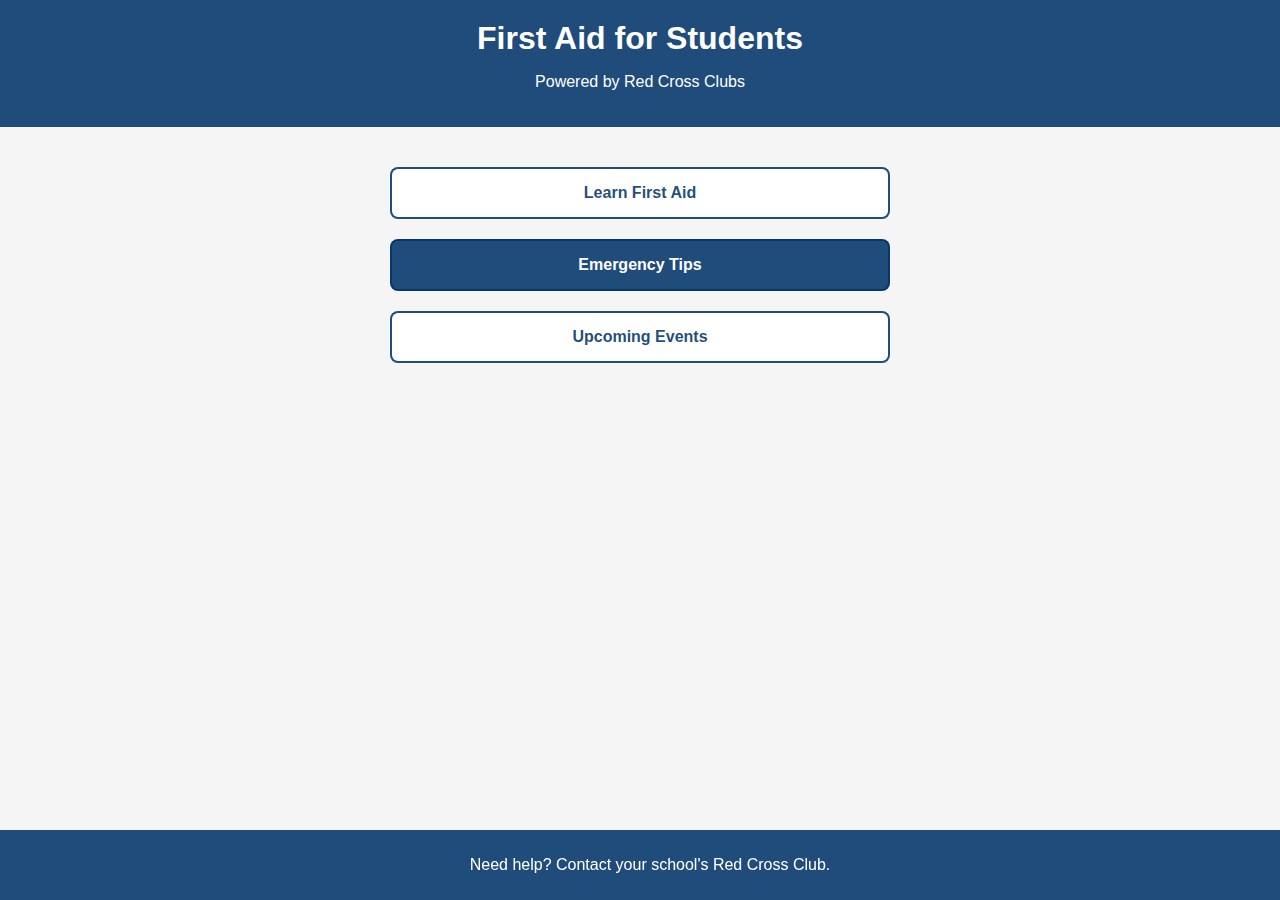
<file: index.html>
<!DOCTYPE html>
<html lang="en">
<head>
  <meta charset="UTF-8">
  <meta name="viewport" content="width=device-width, initial-scale=1.0">
  <title>First Aid for Students</title>

  <link rel="stylesheet" href="index.css">
</head>
<body>
  <!-- Header with Red Cross colors -->
  <header>
    <h1>First Aid for Students</h1>
    <p>Powered by Red Cross Clubs</p>
  </header>

  <!-- Main Buttons -->
  <div class="button-container">
    <a href="learn.html" class="btn">Learn First Aid</a>
    <a href="emergency.html" class="btn emergency-btn">Emergency Tips</a>
    <a href="events.html" class="btn">Upcoming Events</a>
  </div>

  <!-- Footer -->
  <footer>
    <p>Need help? Contact your school's Red Cross Club.</p>
  </footer>
</body>
</html>
</file>
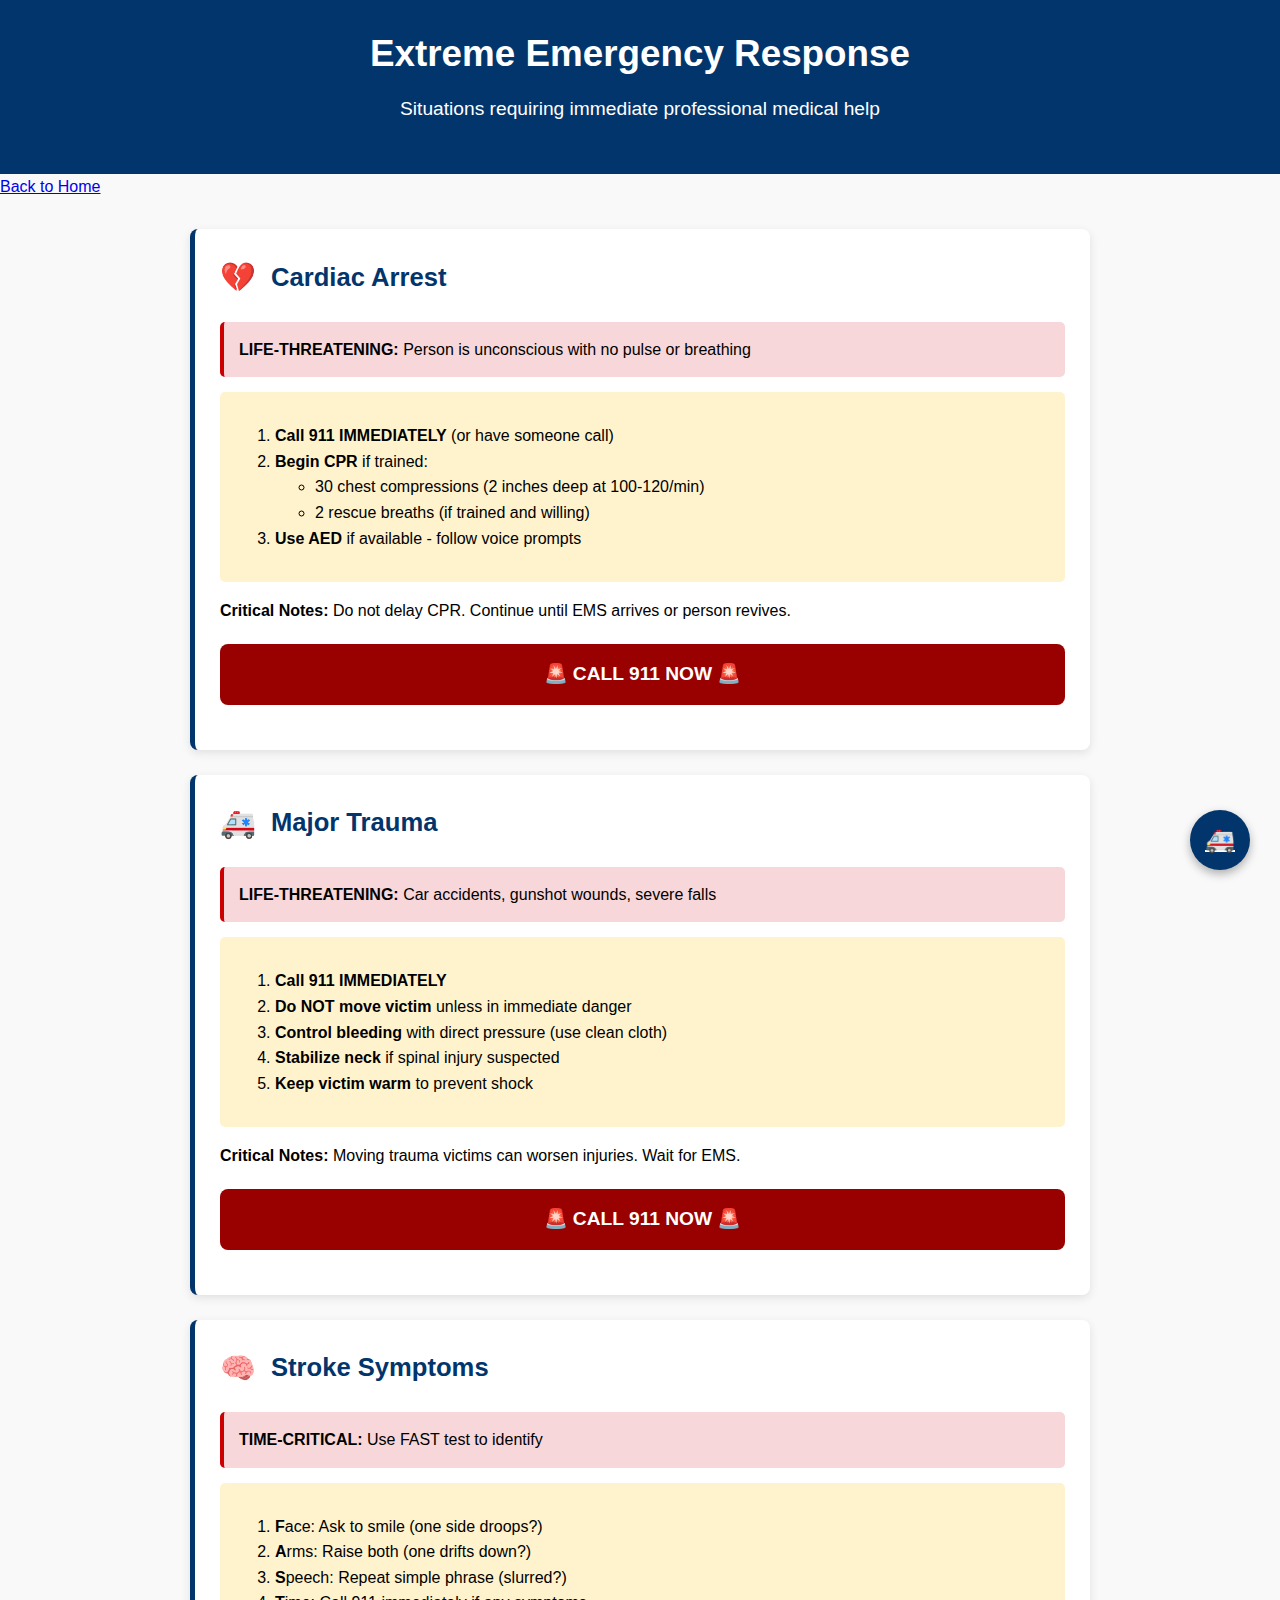
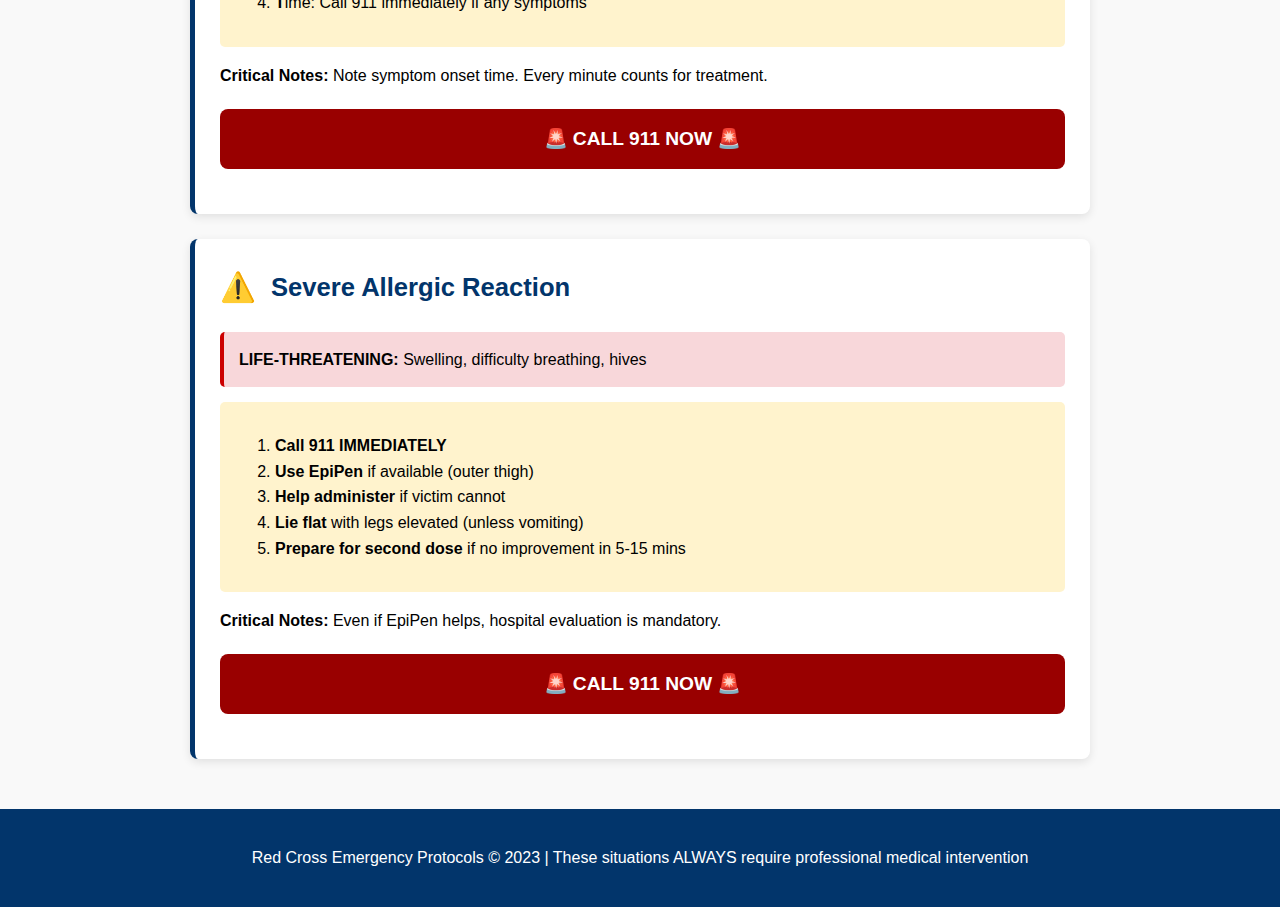
<file: emergency.html>
<!DOCTYPE html>
<html lang="en">
<head>
    <meta charset="UTF-8">
    <meta name="viewport" content="width=device-width, initial-scale=1.0">
    <title>Emergency Response | Red Cross</title>
    <link rel="stylesheet" href="emergency.css">
</head>
<body>
    
    <header class="emergency-header">
        <h1>Extreme Emergency Response</h1>
        <p class="emergency-subtitle">Situations requiring immediate professional medical help</p>
    </header>
    <div class="back-btn">
        <a href="index.html">Back to Home</a>
    </div>

    <div class="emergency-container">
        <!-- Cardiac Arrest -->
        <div class="emergency-card">
            <h2><span class="emergency-icon">💔</span> Cardiac Arrest</h2>
            <div class="warning">
                <strong>LIFE-THREATENING:</strong> Person is unconscious with no pulse or breathing
            </div>
            <div class="action-steps">
                <ol>
                    <li><strong>Call 911 IMMEDIATELY</strong> (or have someone call)</li>
                    <li><strong>Begin CPR</strong> if trained:
                        <ul>
                            <li>30 chest compressions (2 inches deep at 100-120/min)</li>
                            <li>2 rescue breaths (if trained and willing)</li>
                        </ul>
                    </li>
                    <li><strong>Use AED</strong> if available - follow voice prompts</li>
                </ol>
            </div>
            <p><strong>Critical Notes:</strong> Do not delay CPR. Continue until EMS arrives or person revives.</p>
            <a href="tel:911" class="call-911-btn">🚨 CALL 911 NOW 🚨</a>
        </div>
        
        <!-- Severe Trauma -->
        <div class="emergency-card">
            <h2><span class="emergency-icon">🚑</span> Major Trauma</h2>
            <div class="warning">
                <strong>LIFE-THREATENING:</strong> Car accidents, gunshot wounds, severe falls
            </div>
            <div class="action-steps">
                <ol>
                    <li><strong>Call 911 IMMEDIATELY</strong></li>
                    <li><strong>Do NOT move victim</strong> unless in immediate danger</li>
                    <li><strong>Control bleeding</strong> with direct pressure (use clean cloth)</li>
                    <li><strong>Stabilize neck</strong> if spinal injury suspected</li>
                    <li><strong>Keep victim warm</strong> to prevent shock</li>
                </ol>
            </div>
            <p><strong>Critical Notes:</strong> Moving trauma victims can worsen injuries. Wait for EMS.</p>
            <a href="tel:911" class="call-911-btn">🚨 CALL 911 NOW 🚨</a>
        </div>
        
        <!-- Stroke -->
        <div class="emergency-card">
            <h2><span class="emergency-icon">🧠</span> Stroke Symptoms</h2>
            <div class="warning">
                <strong>TIME-CRITICAL:</strong> Use FAST test to identify
            </div>
            <div class="action-steps">
                <ol>
                    <li><strong>F</strong>ace: Ask to smile (one side droops?)</li>
                    <li><strong>A</strong>rms: Raise both (one drifts down?)</li>
                    <li><strong>S</strong>peech: Repeat simple phrase (slurred?)</li>
                    <li><strong>T</strong>ime: Call 911 immediately if any symptoms</li>
                </ol>
            </div>
            <p><strong>Critical Notes:</strong> Note symptom onset time. Every minute counts for treatment.</p>
            <a href="tel:911" class="call-911-btn">🚨 CALL 911 NOW 🚨</a>
        </div>
        
        <!-- Anaphylaxis -->
        <div class="emergency-card">
            <h2><span class="emergency-icon">⚠️</span> Severe Allergic Reaction</h2>
            <div class="warning">
                <strong>LIFE-THREATENING:</strong> Swelling, difficulty breathing, hives
            </div>
            <div class="action-steps">
                <ol>
                    <li><strong>Call 911 IMMEDIATELY</strong></li>
                    <li><strong>Use EpiPen</strong> if available (outer thigh)</li>
                    <li><strong>Help administer</strong> if victim cannot</li>
                    <li><strong>Lie flat</strong> with legs elevated (unless vomiting)</li>
                    <li><strong>Prepare for second dose</strong> if no improvement in 5-15 mins</li>
                </ol>
            </div>
            <p><strong>Critical Notes:</strong> Even if EpiPen helps, hospital evaluation is mandatory.</p>
            <a href="tel:911" class="call-911-btn">🚨 CALL 911 NOW 🚨</a>
        </div>
    </div>

    <a href="tel:911" class="floating-emergency" title="Call Emergency Services">🚑</a>

    <footer>
        <p>Red Cross Emergency Protocols © 2023 | These situations ALWAYS require professional medical intervention</p>
    </footer>

    <script>
        // Make emergency buttons more prominent
        document.querySelectorAll('.call-911-btn').forEach(btn => {
            btn.addEventListener('click', function() {
                if(confirm("Are you sure you want to call 911?")) {
                    window.location.href = "tel:911";
                }
            });
        });
        
        // Pulsing animation for emergency button
        const emergencyBtn = document.querySelector('.floating-emergency');
        emergencyBtn.addEventListener('mouseenter', () => {
            emergencyBtn.style.animation = 'none';
            emergencyBtn.style.transform = 'scale(1.2)';
        });
        
        emergencyBtn.addEventListener('mouseleave', () => {
            emergencyBtn.style.animation = 'pulse 1.5s infinite';
        });
    </script>
</body>
</html>
</file>
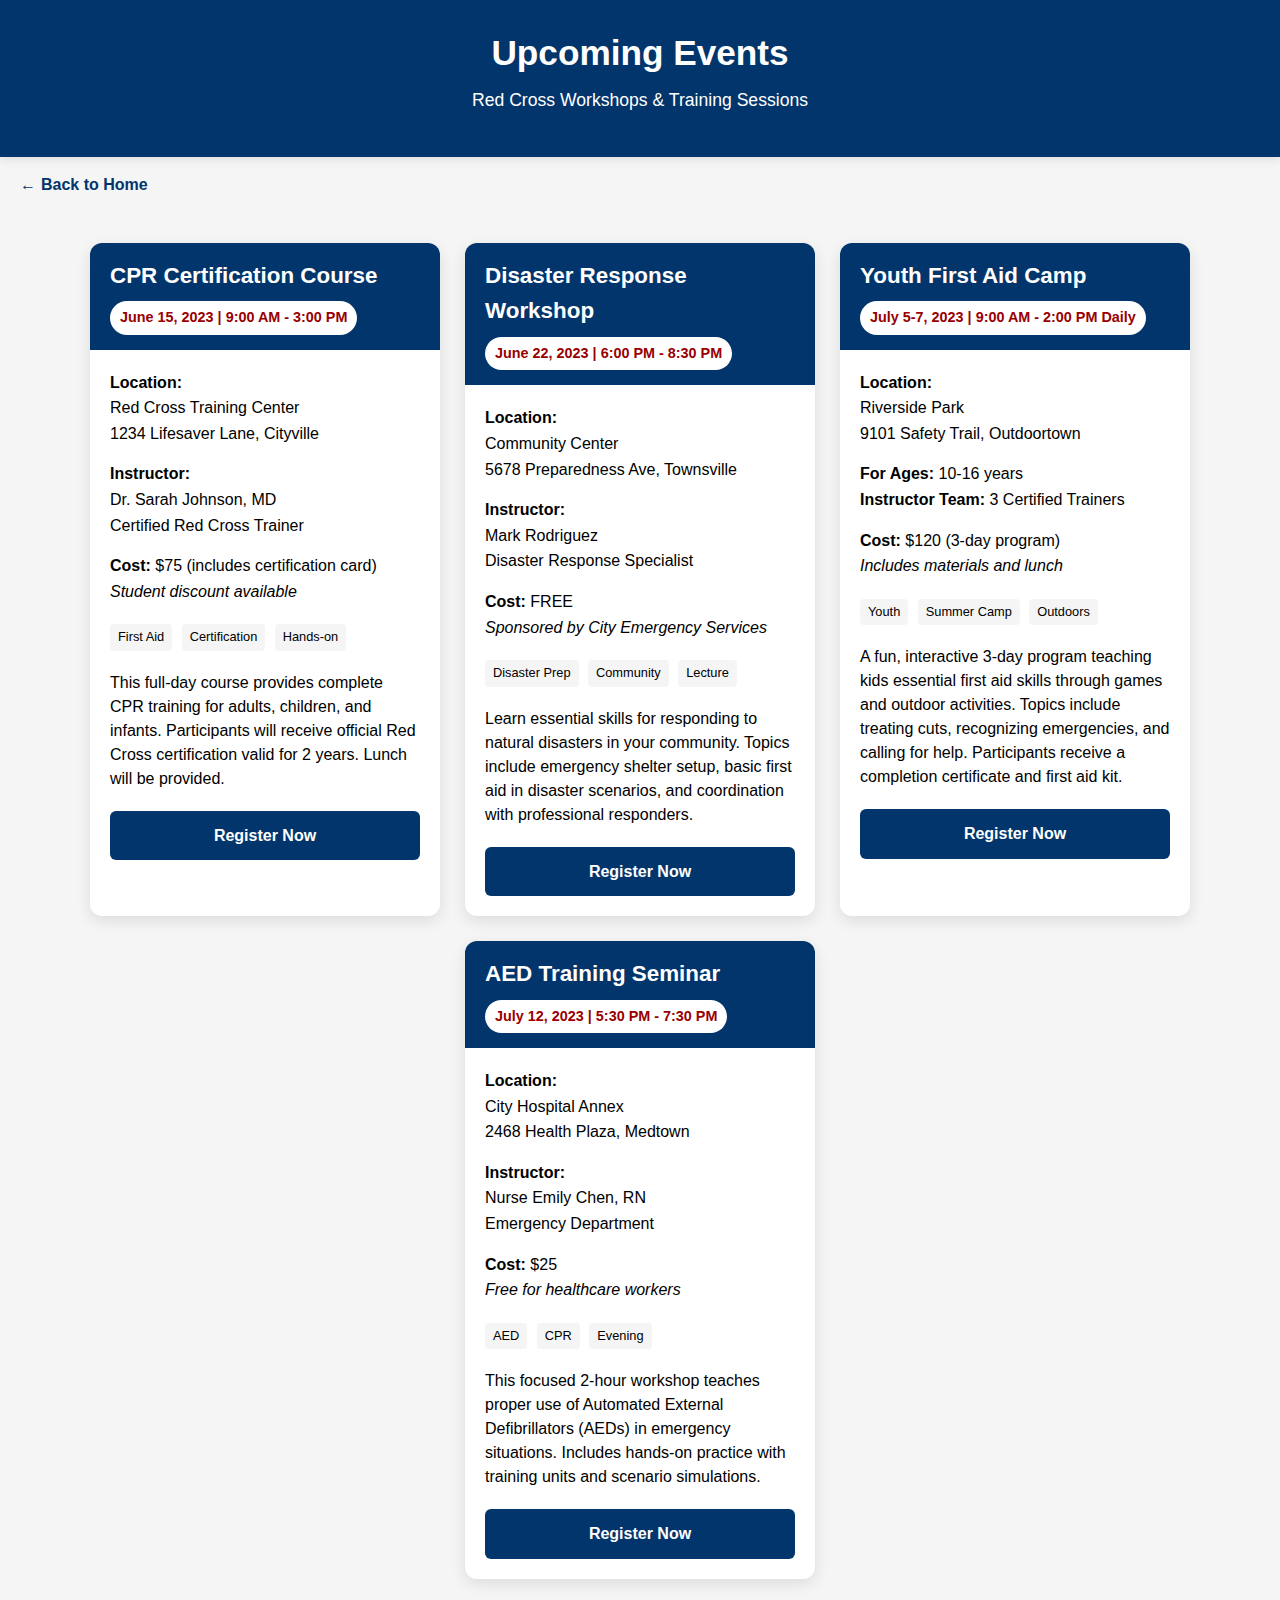
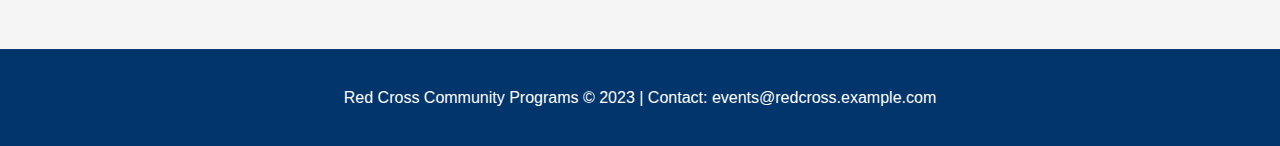
<file: events.html>
<!DOCTYPE html>
<html lang="en">
<head>
    <meta charset="UTF-8">
    <meta name="viewport" content="width=device-width, initial-scale=1.0">
    <title>Upcoming Events | Red Cross</title>
    <link rel="stylesheet" href="events.css">
</head>
<body>
    <header>
        <h1>Upcoming Events</h1>
        <p class="subtitle">Red Cross Workshops & Training Sessions</p>
    </header>

    <div class="back-btn">
        <a href="index.html">Back to Home</a>
    </div>

    <div class="events-container">
        <!-- Event Card 1 -->
        <div class="event-card">
            <div class="event-header">
                <h2 class="event-title">CPR Certification Course</h2>
                <span class="event-date">June 15, 2023 | 9:00 AM - 3:00 PM</span>
            </div>
            <div class="event-body">
                <div class="event-detail">
                    
                    <div>
                        <strong>Location:</strong><br>
                        Red Cross Training Center<br>
                        1234 Lifesaver Lane, Cityville
                    </div>
                </div>
                
                <div class="event-detail">
                    
                    <div>
                        <strong>Instructor:</strong><br>
                        Dr. Sarah Johnson, MD<br>
                        Certified Red Cross Trainer
                    </div>
                </div>
                
                <div class="event-detail">
                    
                    <div>
                        <strong>Cost:</strong> $75 (includes certification card)<br>
                        <em>Student discount available</em>
                    </div>
                </div>
                
                <div class="event-tags">
                    <span class="tag">First Aid</span>
                    <span class="tag">Certification</span>
                    <span class="tag">Hands-on</span>
                </div>
                
                <div class="event-description">
                    <p>This full-day course provides complete CPR training for adults, children, and infants. Participants will receive official Red Cross certification valid for 2 years. Lunch will be provided.</p>
                </div>
                
                <a href="#" class="register-btn">Register Now</a>
            </div>
        </div>
        
        <!-- Event Card 2 -->
        <div class="event-card">
            <div class="event-header">
                <h2 class="event-title">Disaster Response Workshop</h2>
                <span class="event-date">June 22, 2023 | 6:00 PM - 8:30 PM</span>
            </div>
            <div class="event-body">
                <div class="event-detail">
                   
                    <div>
                        <strong>Location:</strong><br>
                        Community Center<br>
                        5678 Preparedness Ave, Townsville
                    </div>
                </div>
                
                <div class="event-detail">
                   
                    <div>
                        <strong>Instructor:</strong><br>
                        Mark Rodriguez<br>
                        Disaster Response Specialist
                    </div>
                </div>
                
                <div class="event-detail">
                   
                    <div>
                        <strong>Cost:</strong> FREE<br>
                        <em>Sponsored by City Emergency Services</em>
                    </div>
                </div>
                
                <div class="event-tags">
                    <span class="tag">Disaster Prep</span>
                    <span class="tag">Community</span>
                    <span class="tag">Lecture</span>
                </div>
                
                <div class="event-description">
                    <p>Learn essential skills for responding to natural disasters in your community. Topics include emergency shelter setup, basic first aid in disaster scenarios, and coordination with professional responders.</p>
                </div>
                
                <a href="#" class="register-btn">Register Now</a>
            </div>
        </div>
        
        <!-- Event Card 3 -->
        <div class="event-card">
            <div class="event-header">
                <h2 class="event-title">Youth First Aid Camp</h2>
                <span class="event-date">July 5-7, 2023 | 9:00 AM - 2:00 PM Daily</span>
            </div>
            <div class="event-body">
                <div class="event-detail">
                   
                    <div>
                        <strong>Location:</strong><br>
                        Riverside Park<br>
                        9101 Safety Trail, Outdoortown
                    </div>
                </div>
                
                <div class="event-detail">
                   
                    <div>
                        <strong>For Ages:</strong> 10-16 years<br>
                        <strong>Instructor Team:</strong> 3 Certified Trainers
                    </div>
                </div>
                
                <div class="event-detail">
                    
                    <div>
                        <strong>Cost:</strong> $120 (3-day program)<br>
                        <em>Includes materials and lunch</em>
                    </div>
                </div>
                
                <div class="event-tags">
                    <span class="tag">Youth</span>
                    <span class="tag">Summer Camp</span>
                    <span class="tag">Outdoors</span>
                </div>
                
                <div class="event-description">
                    <p>A fun, interactive 3-day program teaching kids essential first aid skills through games and outdoor activities. Topics include treating cuts, recognizing emergencies, and calling for help. Participants receive a completion certificate and first aid kit.</p>
                </div>
                
                <a href="#" class="register-btn">Register Now</a>
            </div>
        </div>
        
        <!-- Event Card 4 -->
        <div class="event-card">
            <div class="event-header">
                <h2 class="event-title">AED Training Seminar</h2>
                <span class="event-date">July 12, 2023 | 5:30 PM - 7:30 PM</span>
            </div>
            <div class="event-body">
                <div class="event-detail">
                    
                    <div>
                        <strong>Location:</strong><br>
                        City Hospital Annex<br>
                        2468 Health Plaza, Medtown
                    </div>
                </div>
                
                <div class="event-detail">
                   
                    <div>
                        <strong>Instructor:</strong><br>
                        Nurse Emily Chen, RN<br>
                        Emergency Department
                    </div>
                </div>
                
                <div class="event-detail">
                   
                    <div>
                        <strong>Cost:</strong> $25<br>
                        <em>Free for healthcare workers</em>
                    </div>
                </div>
                
                <div class="event-tags">
                    <span class="tag">AED</span>
                    <span class="tag">CPR</span>
                    <span class="tag">Evening</span>
                </div>
                
                <div class="event-description">
                    <p>This focused 2-hour workshop teaches proper use of Automated External Defibrillators (AEDs) in emergency situations. Includes hands-on practice with training units and scenario simulations.</p>
                </div>
                
                <a href="#" class="register-btn">Register Now</a>
            </div>
        </div>
    </div>

    <footer>
        <p>Red Cross Community Programs © 2023 | Contact: events@redcross.example.com</p>
    </footer>
</body>
</html>
</file>
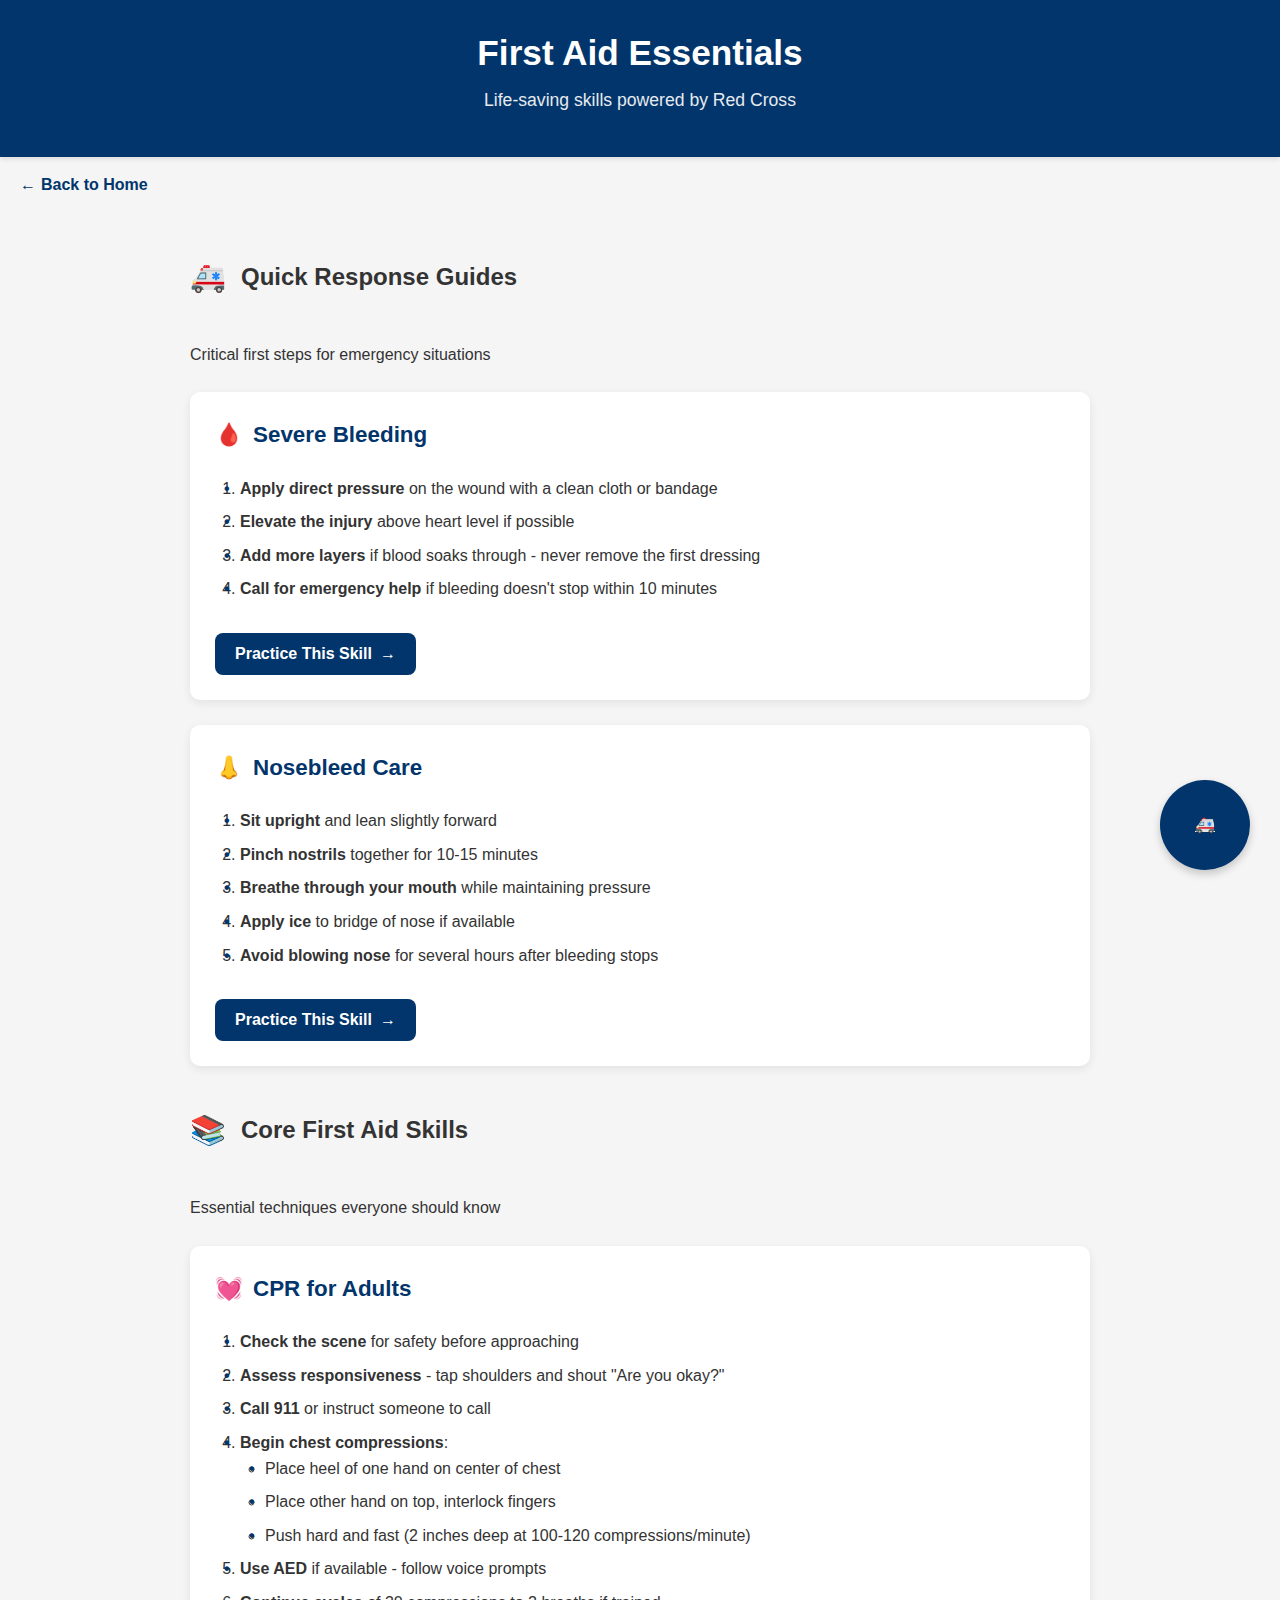
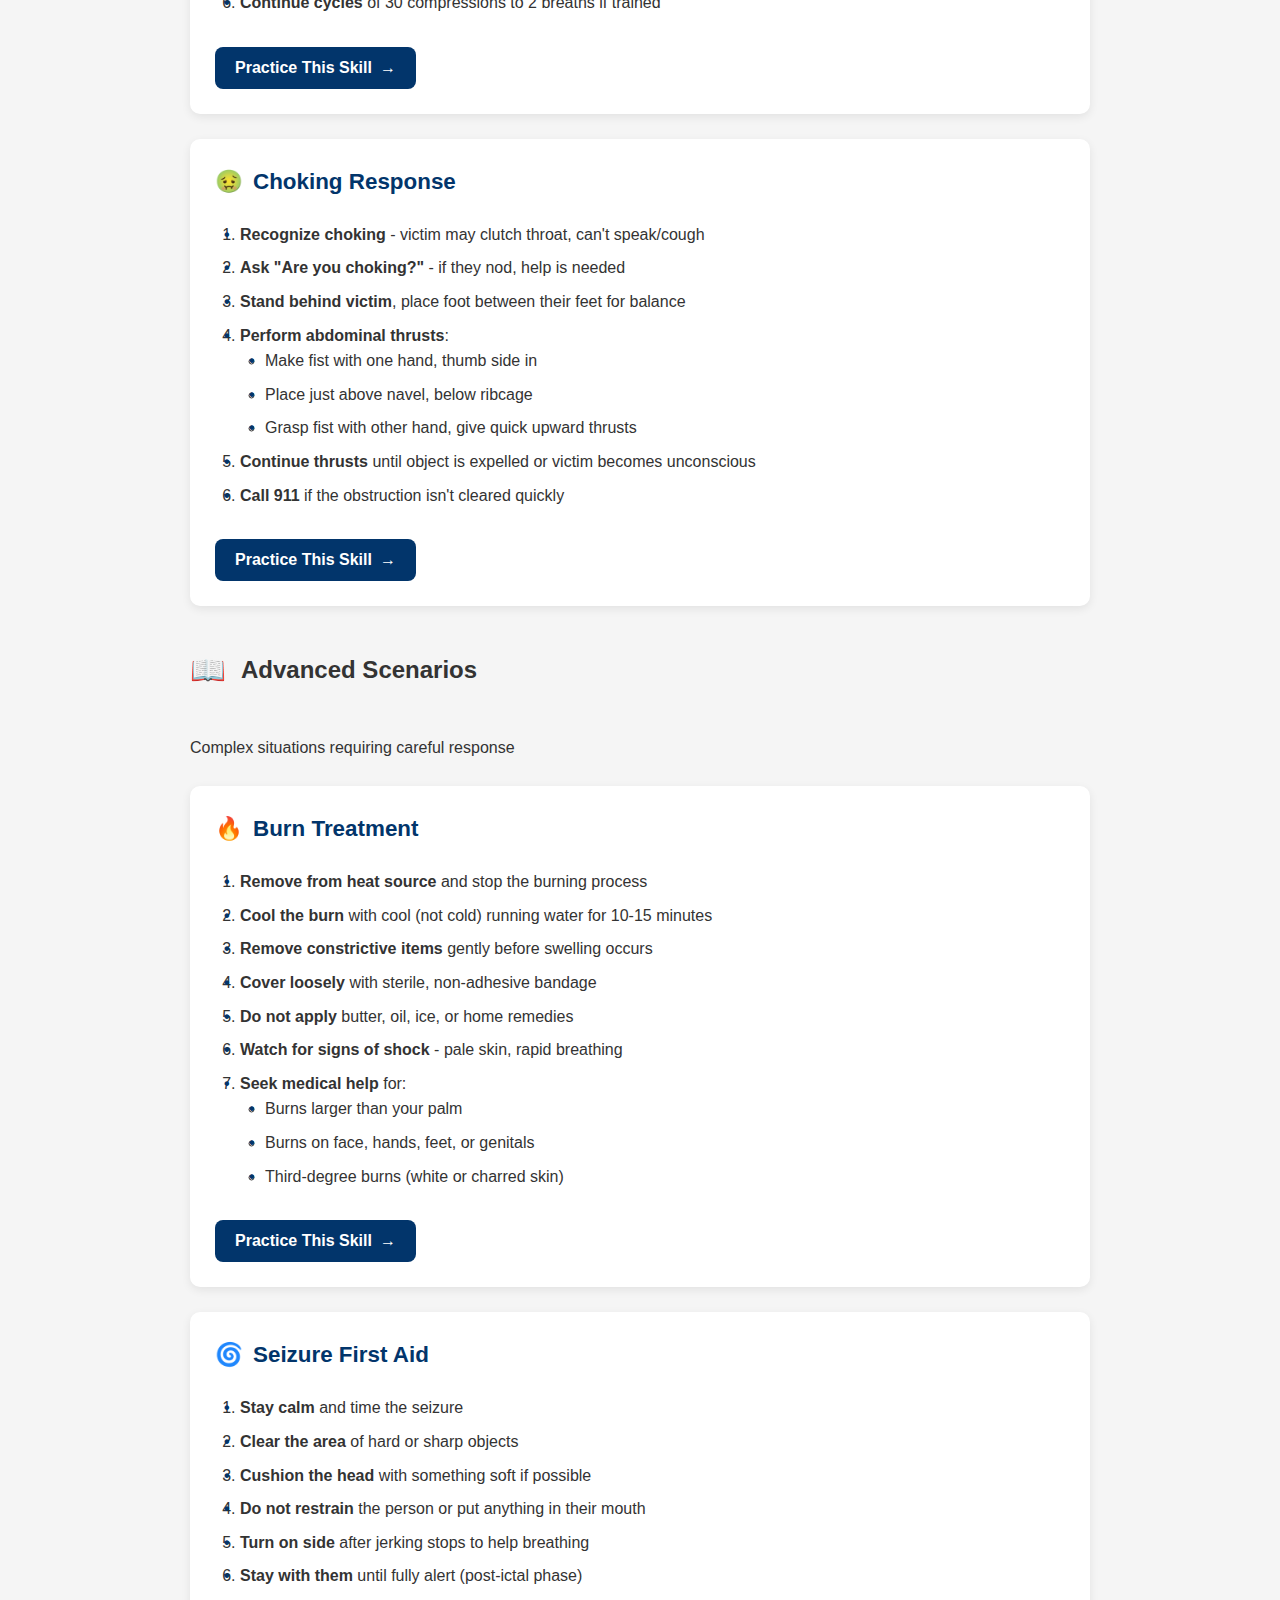
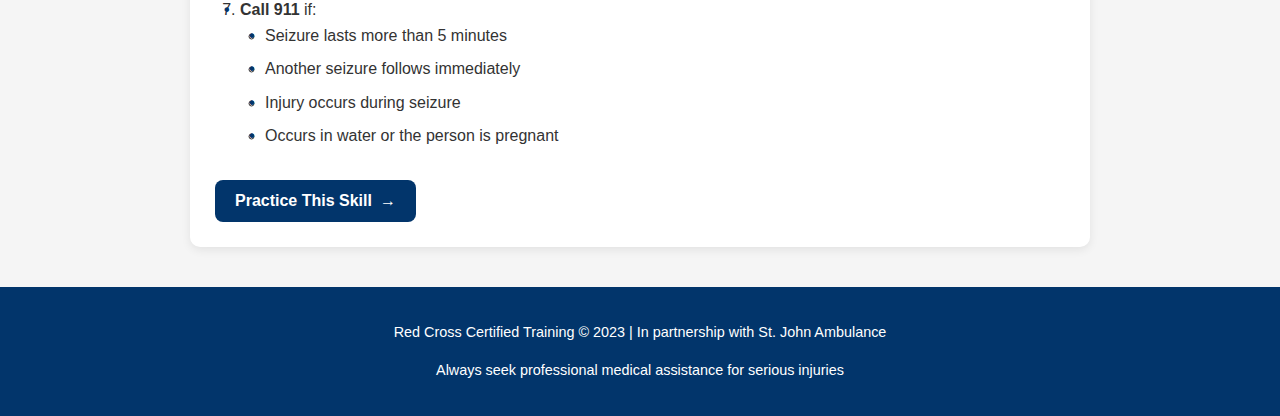
<file: learn.html>
<!DOCTYPE html>
<html lang="en">
<head>
    <meta charset="UTF-8">
    <meta name="viewport" content="width=device-width, initial-scale=1.0">
    <title>First Aid Essentials | Red Cross</title>
    <link rel="stylesheet" href="learn.css">
</head>
<body>
    <header>
        <h1>First Aid Essentials</h1>
        <p class="header-subtitle">Life-saving skills powered by Red Cross</p>
    </header>

    <div class="back-btn">
        <a href="index.html">Back to Home</a>
    </div>

    <div class="lesson-category">
        <div class="category-header">
            <span class="category-icon">🚑</span>
            <h2>Quick Response Guides</h2>
        </div>
        <p>Critical first steps for emergency situations</p>
        
        <div class="lesson-card">
            <h3><span class="lesson-icon">🩸</span> Severe Bleeding</h3>
            <ol>
                <li><strong>Apply direct pressure</strong> on the wound with a clean cloth or bandage</li>
                <li><strong>Elevate the injury</strong> above heart level if possible</li>
                <li><strong>Add more layers</strong> if blood soaks through - never remove the first dressing</li>
                <li><strong>Call for emergency help</strong> if bleeding doesn't stop within 10 minutes</li>
            </ol>
            <button class="btn">Practice This Skill</button>
        </div>
        
        <div class="lesson-card">
            <h3><span class="lesson-icon">👃</span> Nosebleed Care</h3>
            <ol>
                <li><strong>Sit upright</strong> and lean slightly forward</li>
                <li><strong>Pinch nostrils</strong> together for 10-15 minutes</li>
                <li><strong>Breathe through your mouth</strong> while maintaining pressure</li>
                <li><strong>Apply ice</strong> to bridge of nose if available</li>
                <li><strong>Avoid blowing nose</strong> for several hours after bleeding stops</li>
            </ol>
            <button class="btn">Practice This Skill</button>
        </div>
    </div>

    <div class="lesson-category">
        <div class="category-header">
            <span class="category-icon">📚</span>
            <h2>Core First Aid Skills</h2>
        </div>
        <p>Essential techniques everyone should know</p>
        
        <div class="lesson-card">
            <h3><span class="lesson-icon">💓</span> CPR for Adults</h3>
            <ol>
                <li><strong>Check the scene</strong> for safety before approaching</li>
                <li><strong>Assess responsiveness</strong> - tap shoulders and shout "Are you okay?"</li>
                <li><strong>Call 911</strong> or instruct someone to call</li>
                <li><strong>Begin chest compressions</strong>:
                    <ul>
                        <li>Place heel of one hand on center of chest</li>
                        <li>Place other hand on top, interlock fingers</li>
                        <li>Push hard and fast (2 inches deep at 100-120 compressions/minute)</li>
                    </ul>
                </li>
                <li><strong>Use AED</strong> if available - follow voice prompts</li>
                <li><strong>Continue cycles</strong> of 30 compressions to 2 breaths if trained</li>
            </ol>
            <button class="btn">Practice This Skill</button>
        </div>
        
        <div class="lesson-card">
            <h3><span class="lesson-icon">🤢</span> Choking Response</h3>
            <ol>
                <li><strong>Recognize choking</strong> - victim may clutch throat, can't speak/cough</li>
                <li><strong>Ask "Are you choking?"</strong> - if they nod, help is needed</li>
                <li><strong>Stand behind victim</strong>, place foot between their feet for balance</li>
                <li><strong>Perform abdominal thrusts</strong>:
                    <ul>
                        <li>Make fist with one hand, thumb side in</li>
                        <li>Place just above navel, below ribcage</li>
                        <li>Grasp fist with other hand, give quick upward thrusts</li>
                    </ul>
                </li>
                <li><strong>Continue thrusts</strong> until object is expelled or victim becomes unconscious</li>
                <li><strong>Call 911</strong> if the obstruction isn't cleared quickly</li>
            </ol>
            <button class="btn">Practice This Skill</button>
        </div>
    </div>
    
    <div class="lesson-category">
        <div class="category-header">
            <span class="category-icon">📖</span>
            <h2>Advanced Scenarios</h2>
        </div>
        <p>Complex situations requiring careful response</p>
        
        <div class="lesson-card">
            <h3><span class="lesson-icon">🔥</span> Burn Treatment</h3>
            <ol>
                <li><strong>Remove from heat source</strong> and stop the burning process</li>
                <li><strong>Cool the burn</strong> with cool (not cold) running water for 10-15 minutes</li>
                <li><strong>Remove constrictive items</strong> gently before swelling occurs</li>
                <li><strong>Cover loosely</strong> with sterile, non-adhesive bandage</li>
                <li><strong>Do not apply</strong> butter, oil, ice, or home remedies</li>
                <li><strong>Watch for signs of shock</strong> - pale skin, rapid breathing</li>
                <li><strong>Seek medical help</strong> for:
                    <ul>
                        <li>Burns larger than your palm</li>
                        <li>Burns on face, hands, feet, or genitals</li>
                        <li>Third-degree burns (white or charred skin)</li>
                    </ul>
                </li>
            </ol>
            <button class="btn">Practice This Skill</button>
        </div>
        
        <div class="lesson-card">
            <h3><span class="lesson-icon">🌀</span> Seizure First Aid</h3>
            <ol>
                <li><strong>Stay calm</strong> and time the seizure</li>
                <li><strong>Clear the area</strong> of hard or sharp objects</li>
                <li><strong>Cushion the head</strong> with something soft if possible</li>
                <li><strong>Do not restrain</strong> the person or put anything in their mouth</li>
                <li><strong>Turn on side</strong> after jerking stops to help breathing</li>
                <li><strong>Stay with them</strong> until fully alert (post-ictal phase)</li>
                <li><strong>Call 911</strong> if:
                    <ul>
                        <li>Seizure lasts more than 5 minutes</li>
                        <li>Another seizure follows immediately</li>
                        <li>Injury occurs during seizure</li>
                        <li>Occurs in water or the person is pregnant</li>
                    </ul>
                </li>
            </ol>
            <button class="btn">Practice This Skill</button>
        </div>
    </div>

    <a href="tel:911" class="emergency-call" title="Call Emergency Services">🚑</a>

    <footer>
        <p>Red Cross Certified Training © 2023 | In partnership with St. John Ambulance</p>
        <p>Always seek professional medical assistance for serious injuries</p>
    </footer>

    <script>
        // Add interactivity to buttons
        document.querySelectorAll('.btn').forEach(button => {
            button.addEventListener('click', function() {
                const lessonTitle = this.closest('.lesson-card').querySelector('h3').textContent;
                alert(`Practice mode for "${lessonTitle}" would launch here!\n\nThis would include interactive quizzes, videos, or step-by-step simulations.`);
            });
        });
        
        // Emergency button animation
        const emergencyBtn = document.querySelector('.emergency-call');
        emergencyBtn.addEventListener('mouseenter', () => {
            emergencyBtn.style.animation = 'none';
            emergencyBtn.style.transform = 'scale(1.1)';
        });
        
        emergencyBtn.addEventListener('mouseleave', () => {
            emergencyBtn.style.animation = 'pulse 2s infinite';
        });
    </script>
</body>
</html>
</file>
<file: index.css>
/* Red Cross Color Scheme */
:root {
  --red: #02356be1;   /* Official Red Cross red */
  --white: #FFFFFF;
  --light-gray: #F5F5F5;
}

body {
  font-family: Arial, sans-serif;
  margin: 0;
  padding: 0;
  background-color: var(--light-gray);
  text-align: center;
}

header {
  background-color: var(--red);
  color: var(--white);
  padding: 20px;
}

h1 {
  margin: 0;
}

.button-container {
  margin: 40px auto;
  max-width: 500px;
}

.btn {
  display: block;
  background-color: var(--white);
  color: var(--red);
  border: 2px solid var(--red);
  padding: 15px;
  margin: 20px auto;
  text-decoration: none;
  font-weight: bold;
  border-radius: 8px;
  transition: all 0.3s;
}

.btn:hover {
  background-color: var(--red);
  color: var(--white);
}

.emergency-btn {
  background-color: var(--red);
  color: var(--white);
}

.emergency-btn:hover {
  background-color: #032141; /* Darker red for urgency */
}

footer {
  background-color: var(--red);
  color: var(--white);
  padding: 10px;
  position: fixed;
  bottom: 0;
  width: 100%;
}
</file>
<file: emergency.css>
/* Red Cross Emergency Colors */
        :root {
             --blue: #02356b;
            --white: #FFFFFF;
            --dark-blue: #02356be1;
            --alert-yellow: #FFF3CD;
            --alert-red: #F8D7DA;
            --red: #990000;
            --dark-red: #C00;
        }
        
        body {
            font-family: 'Segoe UI', Arial, sans-serif;
            margin: 0;
            padding: 0;
            background-color: #F9F9F9;
            line-height: 1.6;
        }
        
        .emergency-header {
            background-color: var(--blue);
            color: var(--white);
            padding: 25px 20px;
            text-align: center;
            border-bottom: 5px solid var(--blue);
        }
        
        .emergency-header h1 {
            margin: 0;
            font-size: 2.3rem;
        }
        
        .emergency-subtitle {
            font-size: 1.2rem;
            margin-top: 10px;
        }
        
        .emergency-container {
            max-width: 900px;
            margin: 30px auto;
            padding: 0 20px;
        }
        
        .emergency-card {
            background: var(--white);
            border-radius: 8px;
            padding: 25px;
            margin: 25px 0;
            box-shadow: 0 3px 10px rgba(0,0,0,0.1);
            border-left: 5px solid var(--blue);
        }
        
        .emergency-card h2 {
            color: var(--blue);
            margin-top: 0;
            font-size: 1.6rem;
            display: flex;
            align-items: center;
        }
        
        .emergency-icon {
            margin-right: 15px;
            font-size: 1.8rem;
        }
        
        .action-steps {
            background-color: var(--alert-yellow);
            padding: 15px;
            border-radius: 5px;
            margin: 15px 0;
        }
        
        .warning {
            background-color: var(--alert-red);
            padding: 15px;
            border-radius: 5px;
            margin: 15px 0;
            border-left: 4px solid var(--dark-red);
        }
        
        .call-911-btn {
            display: block;
            background-color: var(--red);
            color: white;
            text-align: center;
            padding: 15px;
            margin: 20px 0;
            border-radius: 8px;
            text-decoration: none;
            font-weight: bold;
            font-size: 1.2rem;
            transition: background-color 0.3s;
        }
        
        .call-911-btn:hover {
            background-color: var(--dark-red);
        }
        
        .floating-emergency {
            position: fixed;
            bottom: 30px;
            right: 30px;
            background-color: var(--blue);
            color: white;
            width: 60px;
            height: 60px;
            border-radius: 50%;
            display: flex;
            align-items: center;
            justify-content: center;
            font-size: 1.5rem;
            box-shadow: 0 4px 10px rgba(0,0,0,0.3);
            z-index: 100;
            animation: pulse 1.5s infinite;
        }
        
        @keyframes pulse {
            0% { transform: scale(1); }
            50% { transform: scale(1.1); }
            100% { transform: scale(1); }
        }
        
        footer {
            background-color: var(--blue);
            color: var(--white);
            text-align: center;
            padding: 20px;
            margin-top: 50px;
        }
        
        /* Responsive Design */
        @media (max-width: 768px) {
            .emergency-header h1 {
                font-size: 1.8rem;
            }
            
            .emergency-card {
                padding: 20px;
            }
            
            .floating-emergency {
                bottom: 20px;
                right: 20px;
                width: 50px;
                height: 50px;
            }
              .back-btn {
            padding: 15px 20px;
        }
        
        .back-btn a {
            color: var(--blue);
            text-decoration: none;
            font-weight: bold;
            display: inline-flex;
            align-items: center;
        }
        
        .back-btn a::before {
            content: "←";
            margin-right: 5px;
        }
        }
        .btn {
  display: block;
  background-color: var(--white);
  color: var(--red);
  border: 2px solid var(--blue);
  padding: 15px;
  margin: 20px auto;
  text-decoration: none;
  font-weight: bold;
  border-radius: 8px;
  transition: all 0.3s;
}

.btn:hover {
  background-color: var(--blue);
  color: var(--white);
</file>
<file: events.css>
/* Red Cross Theme */
        :root {
            --red: #990000;
            --white: #FFFFFF;
            --light-gray: #F5F5F5;
            --dark-red: #C00;
            --blue: #02356b;
             --dark-blue: #02356be1;
        }
        
        body {
            font-family: 'Segoe UI', Arial, sans-serif;
            margin: 0;
            padding: 0;
            background-color: var(--light-gray);
            line-height: 1.6;
        }
        
        header {
            background-color: var(--blue);
            color: var(--white);
            padding: 25px 20px;
            text-align: center;
            box-shadow: 0 2px 10px rgba(0,0,0,0.1);
        }
        
        h1 {
            margin: 0;
            font-size: 2.2rem;
        }
        
        .subtitle {
            font-size: 1.1rem;
            margin-top: 5px;
        }
        
        .back-btn {
            padding: 15px 20px;
        }
        
        .back-btn a {
            color: var(--blue);
            text-decoration: none;
            font-weight: bold;
            display: inline-flex;
            align-items: center;
        }
        
        .back-btn a::before {
            content: "←";
            margin-right: 5px;
        }
        
        .events-container {
            display: flex;
            flex-wrap: wrap;
            justify-content: center;
            gap: 25px;
            padding: 30px 20px;
            max-width: 1200px;
            margin: 0 auto;
        }
        
        .event-card {
            background: var(--white);
            width: 350px;
            border-radius: 12px;
            box-shadow: 0 5px 15px rgba(0,0,0,0.1);
            overflow: hidden;
            transition: transform 0.3s, box-shadow 0.3s;
        }
        
        .event-card:hover {
            transform: translateY(-5px);
            box-shadow: 0 10px 25px rgba(0,0,0,0.15);
        }
        
        .event-header {
            background-color: var(--blue);
            color: white;
            padding: 15px 20px;
            position: relative;
        }
        
        .event-title {
            margin: 0;
            font-size: 1.4rem;
        }
        
        .event-date {
            display: inline-block;
            background: var(--white);
            color: var(--red);
            padding: 5px 10px;
            border-radius: 20px;
            font-weight: bold;
            margin-top: 8px;
            font-size: 0.9rem;
        }
        
        .event-body {
            padding: 20px;
        }
        
        .event-detail {
            margin-bottom: 15px;
            display: flex;
            align-items: flex-start;
        }
        
        .detail-icon {
            margin-right: 10px;
            color: var(--red);
            font-size: 1.2rem;
            min-width: 20px;
        }
        
        .event-description {
            margin: 20px 0;
            line-height: 1.5;
        }
        
        .register-btn {
            display: block;
            background-color: var(--blue);
            color: white;
            text-align: center;
            padding: 12px;
            border-radius: 6px;
            text-decoration: none;
            font-weight: bold;
            margin-top: 20px;
            transition: background-color 0.3s;
        }
        
        .register-btn:hover {
            background-color: var(--dark-blue);
        }
        
        .tag {
            display: inline-block;
            background: var(--light-gray);
            padding: 3px 8px;
            border-radius: 4px;
            font-size: 0.8rem;
            margin-right: 5px;
            margin-top: 5px;
        }
        
        footer {
            background-color: var(--blue);
            color: var(--white);
            text-align: center;
            padding: 20px;
            margin-top: 40px;
        }
        
        /* Responsive Design */
        @media (max-width: 768px) {
            .events-container {
                padding: 20px 15px;
                gap: 20px;
            }
            
            .event-card {
                width: 100%;
                max-width: 400px;
            }
        }
</file>
<file: learn.css>
/* Red Cross Color Scheme */
        :root {
            --blue: #02356b;
             --dark-blue: #02356be1;
            --white: #FFFFFF;
            --light-gray: #F5F5F5;
            --green: #4CAF50;
        }
        
        body {
            font-family: 'Segoe UI', Arial, sans-serif;
            margin: 0;
            padding: 0;
            background-color: var(--light-gray);
            line-height: 1.6;
            color: #333;
        }
        
        header {
            background-color: var(--blue);
            color: var(--white);
            padding: 25px 20px;
            text-align: center;
            box-shadow: 0 2px 5px rgba(0,0,0,0.1);
        }
        
        h1 {
            margin: 0;
            font-size: 2.2rem;
        }
        
        .header-subtitle {
            font-size: 1.1rem;
            margin-top: 5px;
            opacity: 0.9;
        }
        
        .back-btn {
            padding: 15px 20px;
        }
        
        .back-btn a {
            color: var(--blue);
            text-decoration: none;
            font-weight: bold;
            display: inline-flex;
            align-items: center;
        }
        
        .back-btn a::before {
            content: "←";
            margin-right: 5px;
        }
        
        .lesson-category {
            max-width: 900px;
            margin: 25px auto;
            padding: 0 20px;
        }
        
        .category-header {
            display: flex;
            align-items: center;
            margin-bottom: 15px;
            padding-bottom: 10px;
            border-bottom: 2px solid var(--red);
        }
        
        .category-icon {
            font-size: 1.8rem;
            margin-right: 15px;
        }
        
        .lesson-card {
            background: var(--white);
            border-radius: 10px;
            padding: 25px;
            margin: 25px 0;
            box-shadow: 0 3px 10px rgba(0,0,0,0.08);
            border-left: 5px solid var(--red);
            transition: transform 0.3s ease, box-shadow 0.3s ease;
        }
        
        .lesson-card:hover {
            transform: translateY(-3px);
            box-shadow: 0 5px 15px rgba(0,0,0,0.1);
        }
        
        .lesson-card h3 {
            margin-top: 0;
            color: var(--blue);
            font-size: 1.4rem;
            display: flex;
            align-items: center;
        }
        
        .lesson-icon {
            margin-right: 10px;
            font-size: 1.4rem;
        }
        
        ol, ul {
            padding-left: 25px;
        }
        
        li {
            margin-bottom: 8px;
            position: relative;
        }
        
        li::before {
            content: "•";
            color: var(--blue);
            font-weight: bold;
            display: inline-block;
            width: 1em;
            margin-left: -1em;
            position: absolute;
        }
        
        .btn {
            display: inline-flex;
            align-items: center;
            justify-content: center;
            background-color: var(--blue);
            color: var(--white);
            padding: 12px 20px;
            text-decoration: none;
            border-radius: 8px;
            margin-top: 15px;
            font-weight: bold;
            border: none;
            cursor: pointer;
            transition: background-color 0.3s;
            font-size: 1rem;
        }
        
        .btn:hover {
            background-color: var(--dark-blue);
        }
        
        .btn::after {
            content: "→";
            margin-left: 8px;
            transition: transform 0.3s;
        }
        
        .btn:hover::after {
            transform: translateX(3px);
        }
        
        footer {
            background-color: var(--blue);
            color: var(--white);
            text-align: center;
            padding: 20px;
            margin-top: 40px;
            font-size: 0.9rem;
        }
        
        .emergency-call {
            position: fixed;
            bottom: 30px;
            right: 30px;
            background-color: var(--blue);
            color: white;
            padding: 15px;
            border-radius: 50%;
            width: 60px;
            height: 60px;
            display: flex;
            align-items: center;
            justify-content: center;
            box-shadow: 0 4px 8px rgba(0,0,0,0.2);
            z-index: 100;
            animation: pulse 2s infinite;
        }
        
        @keyframes pulse {
            0% { transform: scale(1); }
            50% { transform: scale(1.1); }
            100% { transform: scale(1); }
        }
        
        /* Responsive Design */
        @media (max-width: 768px) {
            .lesson-category {
                padding: 0 15px;
            }
            
            .lesson-card {
                padding: 20px;
            }
            
            .emergency-call {
                bottom: 20px;
                right: 20px;
                width: 50px;
                height: 50px;
            }
        }
</file>
